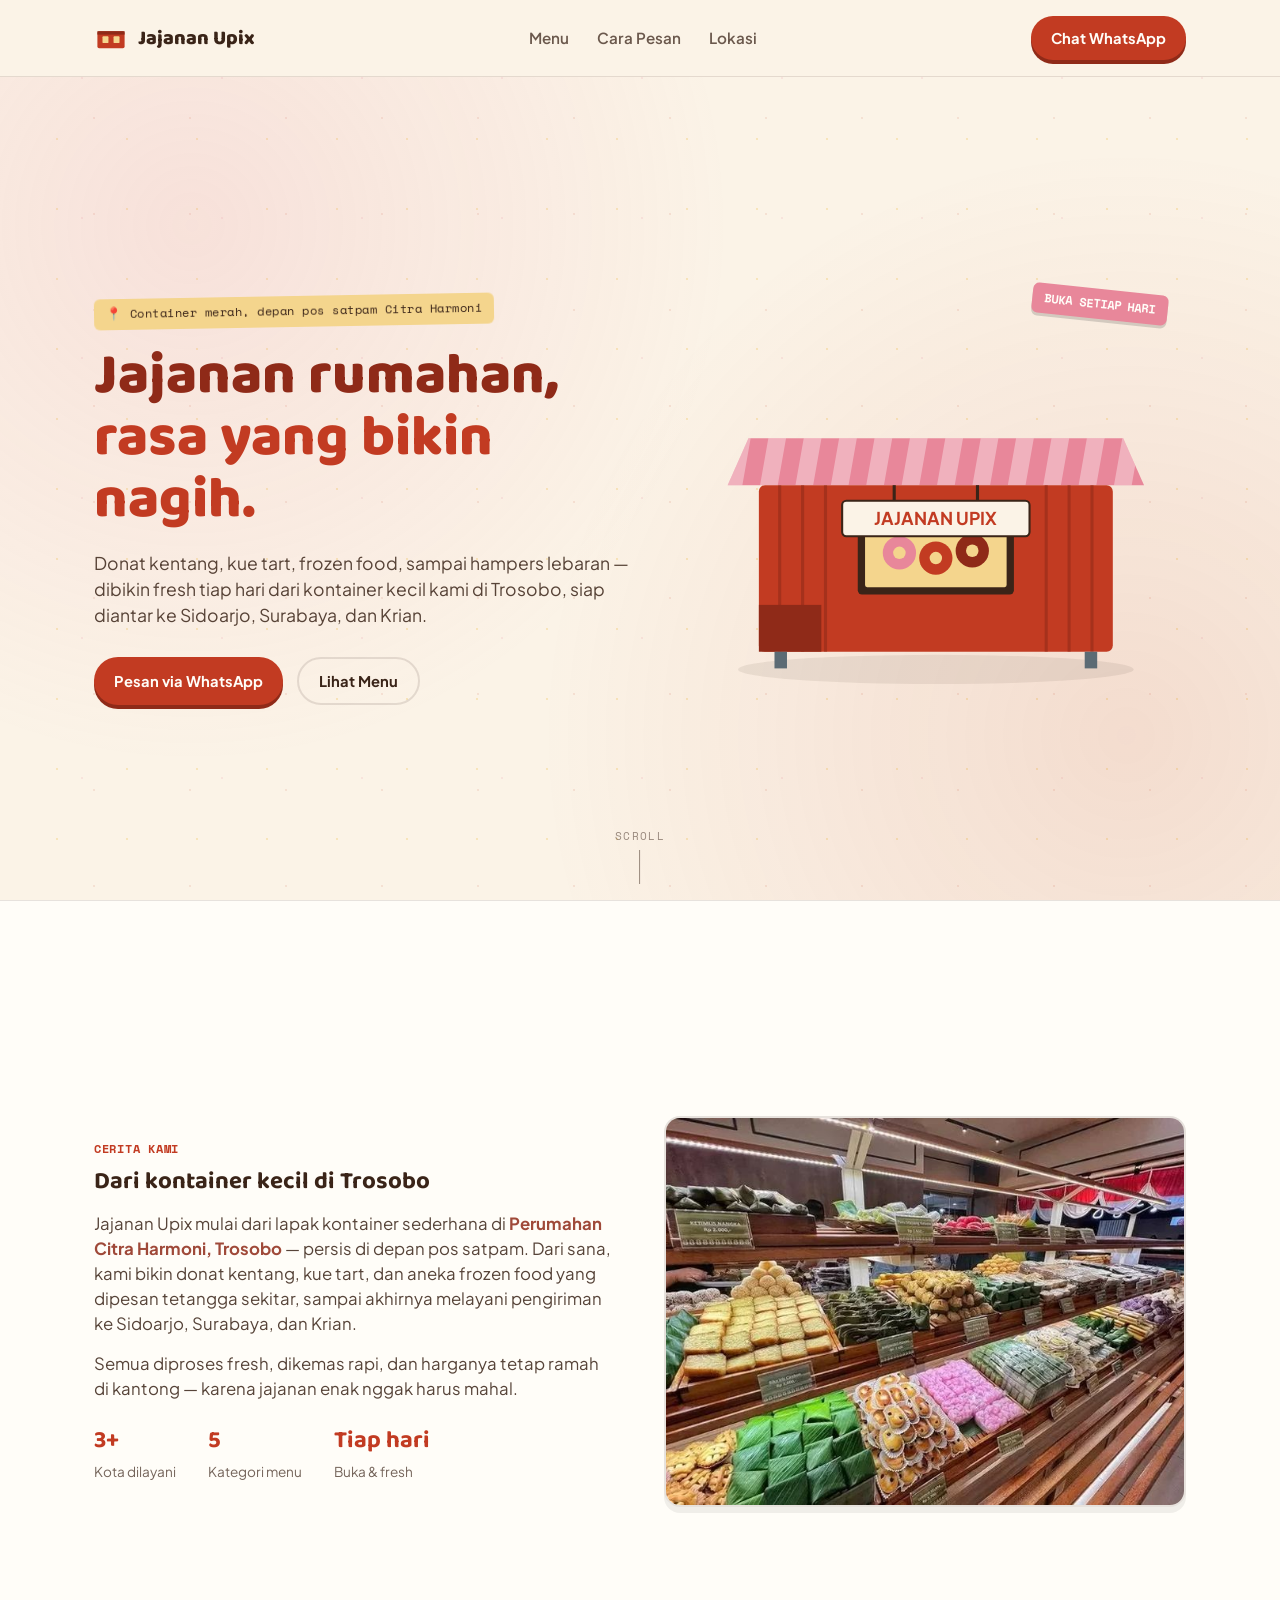
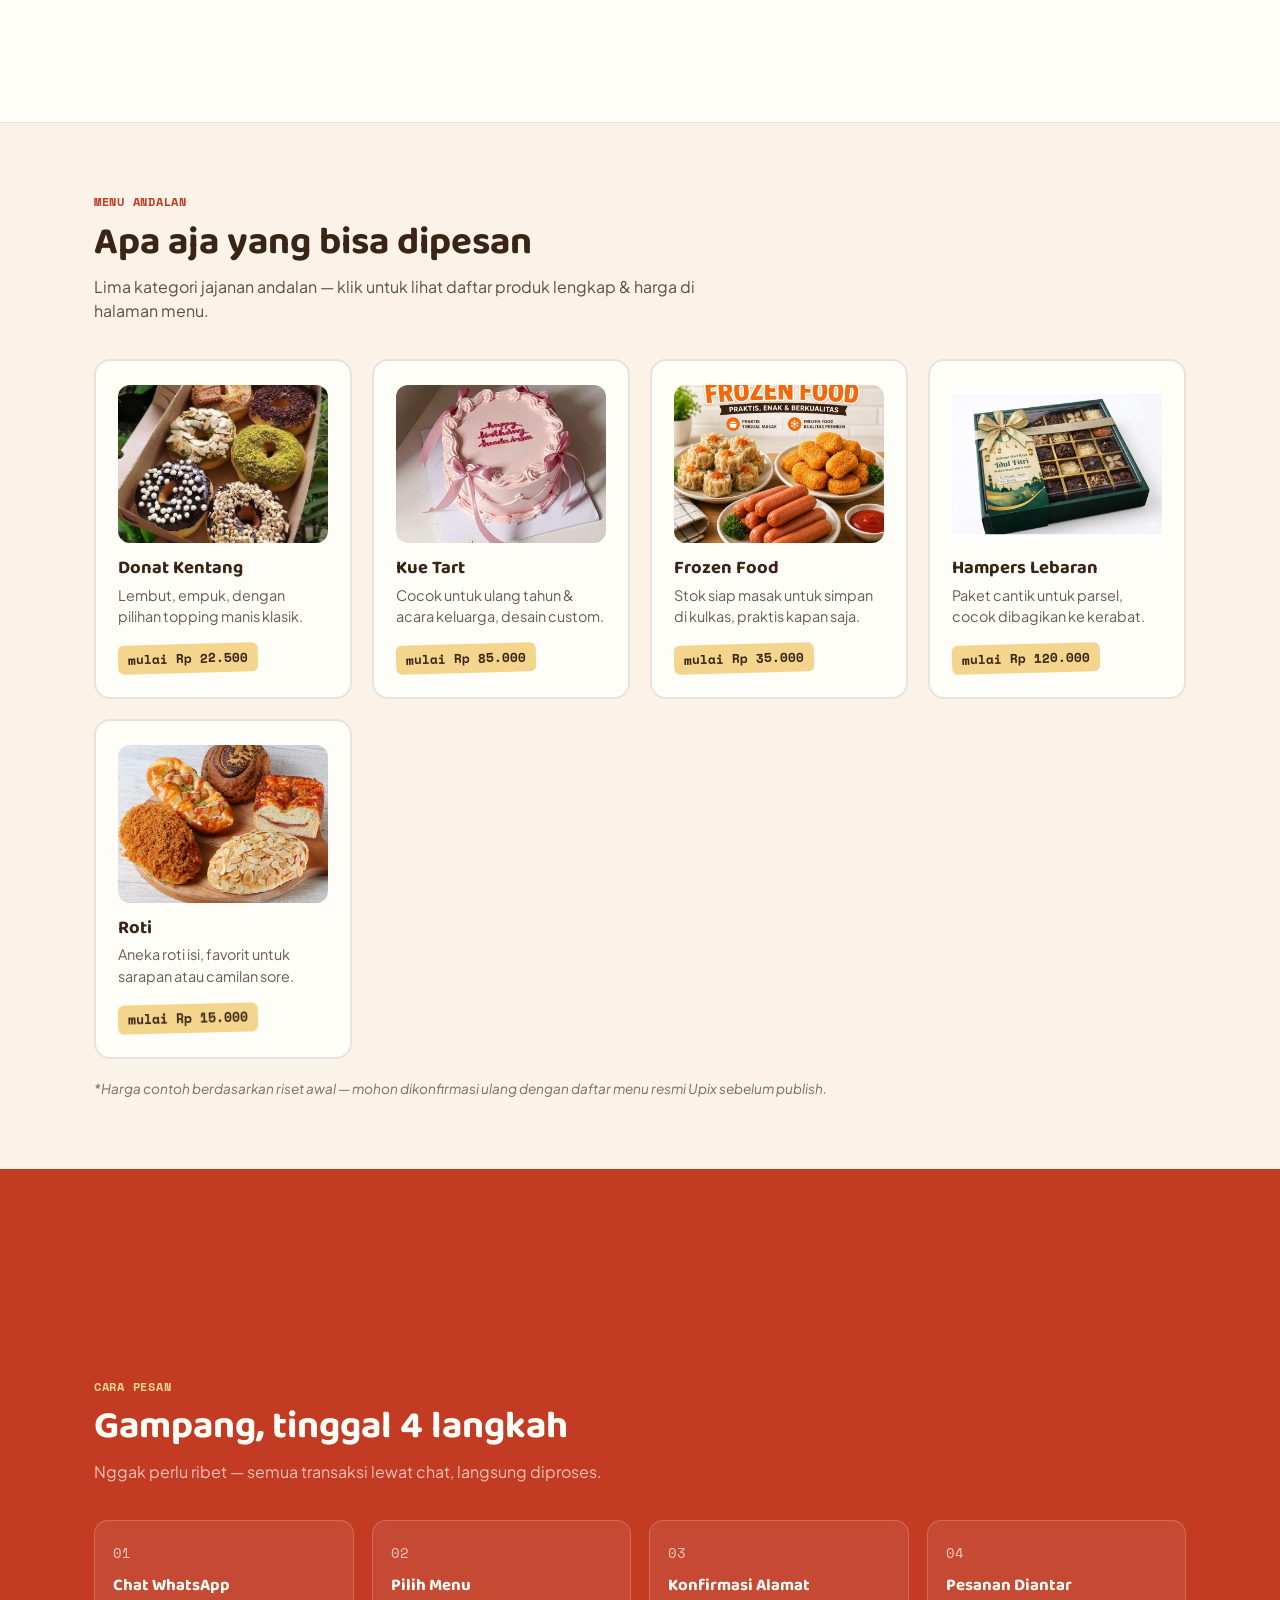
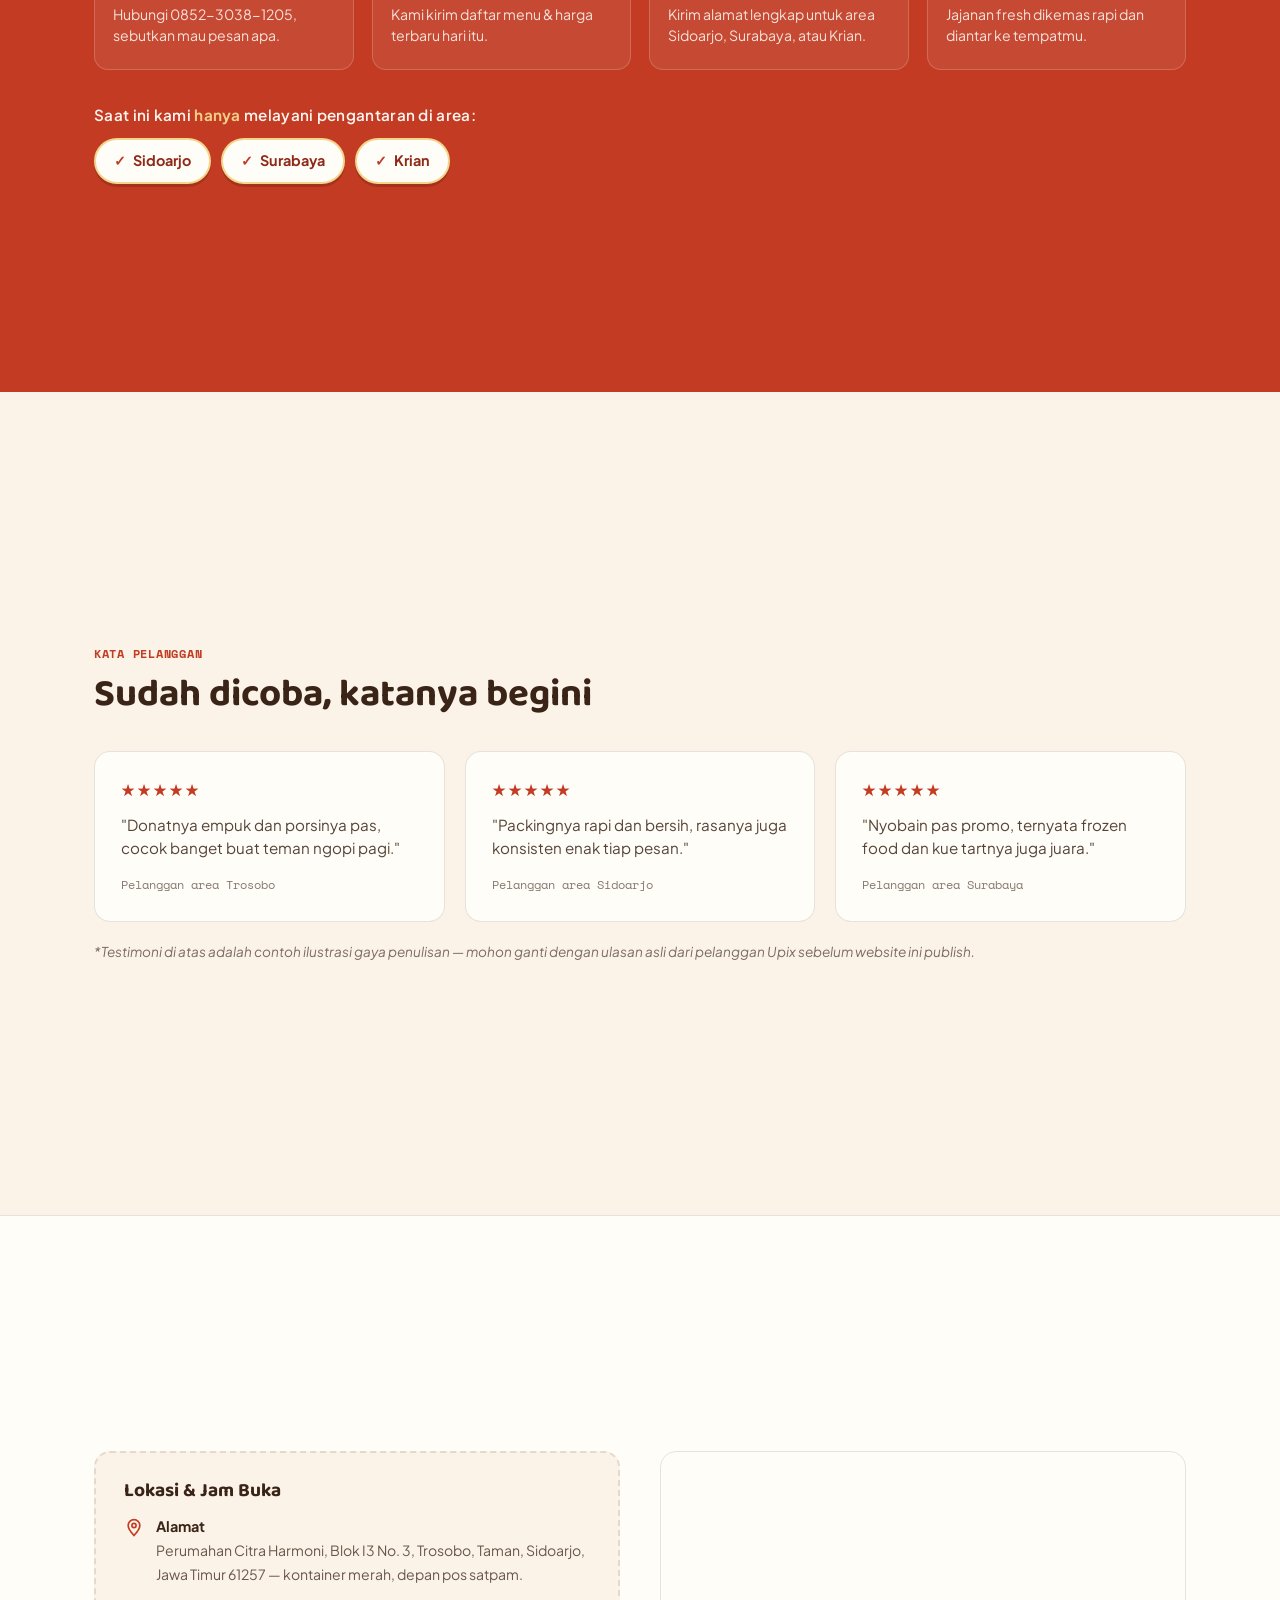
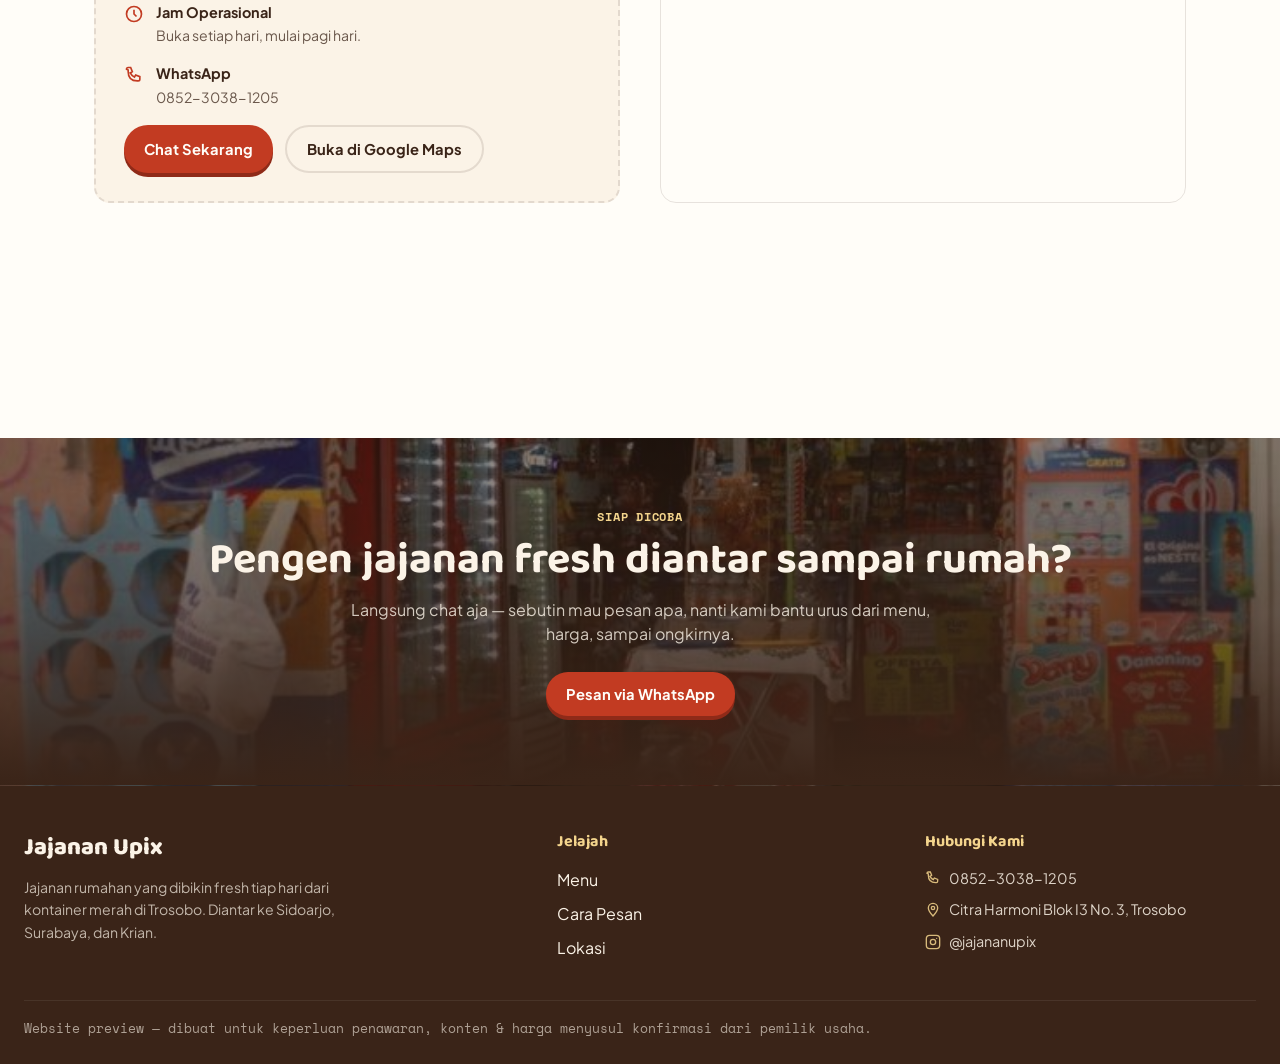
<file: index.html>
﻿<!DOCTYPE html>
<html lang="id">
<head>
<meta charset="UTF-8">
<meta name="viewport" content="width=device-width, initial-scale=1.0">
<title>Jajanan Upix — Jajanan Rumahan, Diantar ke Rumahmu</title>
<meta name="description" content="Donat kentang, kue tart, frozen food, roti, dan hampers lebaran rumahan dari kontainer kecil di Trosobo, Sidoarjo. Pesan lewat WhatsApp, diantar ke Sidoarjo, Surabaya, dan Krian.">
<link rel="icon" type="image/svg+xml" href="data:image/svg+xml,%3Csvg xmlns='http://www.w3.org/2000/svg' viewBox='0 0 40 40'%3E%3Crect x='4' y='12' width='32' height='20' rx='2' fill='%23C23B22'/%3E%3Crect x='4' y='12' width='32' height='4' fill='%238F2A18'/%3E%3Crect x='10' y='18' width='7' height='8' rx='1' fill='%23F4D58D'/%3E%3Crect x='23' y='18' width='7' height='8' rx='1' fill='%23F4D58D'/%3E%3C/svg%3E">
<!-- TODO: ganti og:image dengan URL foto/logo asli setelah website ini di-hosting -->
<meta property="og:type" content="website">
<meta property="og:locale" content="id_ID">
<meta property="og:title" content="Jajanan Upix — Jajanan Rumahan, Diantar ke Rumahmu">
<meta property="og:description" content="Donat kentang, kue tart, frozen food, roti, dan hampers lebaran. Pesan lewat WhatsApp, diantar ke Sidoarjo, Surabaya, dan Krian.">
<meta name="twitter:card" content="summary">
<!-- TODO: ganti semua URL "jajananupix.com" dengan domain asli setelah website di-hosting -->
<meta name="robots" content="index, follow">
<meta name="theme-color" content="#C23B22">
<link rel="canonical" href="https://jajananupix.com/">
<meta property="og:url" content="https://jajananupix.com/">
<meta property="og:site_name" content="Jajanan Upix">
<!-- TODO: ganti og:image dengan URL foto/logo asli (ideal 1200x630 px) setelah di-hosting -->
<meta property="og:image" content="https://jajananupix.com/og-image.png">
<meta property="og:image:width" content="1200">
<meta property="og:image:height" content="630">
<meta property="og:image:alt" content="Jajanan Upix — donat kentang, kue tart, dan jajanan rumahan dari Trosobo, Sidoarjo">
<meta name="twitter:card" content="summary_large_image">
<meta name="twitter:title" content="Jajanan Upix — Jajanan Rumahan, Diantar ke Rumahmu">
<meta name="twitter:description" content="Donat kentang, kue tart, frozen food, roti, dan hampers lebaran rumahan dari Trosobo, Sidoarjo.">
<link rel="preconnect" href="https://fonts.googleapis.com">
<link rel="preconnect" href="https://fonts.gstatic.com" crossorigin>
<link href="https://fonts.googleapis.com/css2?family=Baloo+2:wght@500;600;700;800&family=Plus+Jakarta+Sans:wght@400;500;600;700;800&family=Space+Mono:wght@400;700&display=swap" rel="stylesheet">
<link rel="stylesheet" href="styles.css">
<!-- Structured data untuk SEO lokal (rich result di Google) -->
<!-- TODO: cek & sesuaikan jam buka serta ganti domain "jajananupix.com" sebelum publish -->
<script type="application/ld+json">
{
  "@context": "https://schema.org",
  "@type": "Bakery",
  "name": "Jajanan Upix",
  "description": "Jajanan rumahan — donat kentang, kue tart, frozen food, roti, dan hampers lebaran. Dibuat fresh setiap hari dan diantar ke Sidoarjo, Surabaya, dan Krian.",
  "url": "https://jajananupix.com/",
  "image": "https://jajananupix.com/og-image.png",
  "telephone": "+6285230381205",
  "priceRange": "Rp15.000 - Rp120.000",
  "servesCuisine": "Jajanan Rumahan, Donat Kentang, Kue Tart, Roti",
  "currenciesAccepted": "IDR",
  "address": {
    "@type": "PostalAddress",
    "streetAddress": "Perumahan Citra Harmoni, Blok I3 No. 3, Trosobo",
    "addressLocality": "Taman",
    "addressRegion": "Sidoarjo",
    "postalCode": "61257",
    "addressCountry": "ID"
  },
  "geo": {
    "@type": "GeoCoordinates",
    "latitude": -7.3746762,
    "longitude": 112.6342074
  },
  "openingHoursSpecification": {
    "@type": "OpeningHoursSpecification",
    "dayOfWeek": ["Monday","Tuesday","Wednesday","Thursday","Friday","Saturday","Sunday"],
    "opens": "06:00",
    "closes": "21:00"
  },
  "areaServed": ["Sidoarjo", "Surabaya", "Krian"],
  "sameAs": ["https://instagram.com/jajananupix"]
}
</script>
</head>
<body>

<header>
  <div class="wrap nav">
    <div class="brand">
      <svg class="brand-mark" viewBox="0 0 40 40" fill="none">
        <rect x="4" y="12" width="32" height="20" rx="2" fill="#C23B22"/>
        <rect x="4" y="12" width="32" height="4" fill="#8F2A18"/>
        <rect x="10" y="18" width="7" height="8" rx="1" fill="#F4D58D"/>
        <rect x="23" y="18" width="7" height="8" rx="1" fill="#F4D58D"/>
      </svg>
      Jajanan Upix
    </div>
    <nav class="nav-links">
      <a href="menu.html">Menu</a>
      <a href="#cara-pesan">Cara Pesan</a>
      <a href="#lokasi">Lokasi</a>
    </nav>
    <div class="nav-actions">
      <a class="btn" href="https://wa.me/6285230381205?text=Halo%20Jajanan%20Upix!%20Saya%20mau%20tanya%20menu%20dan%20cara%20pesan%20ya" target="_blank" rel="noopener">Chat WhatsApp</a>
      <button class="hamburger" id="hamburgerBtn" aria-label="Buka menu navigasi" aria-expanded="false" aria-controls="mobileMenu">
        <span></span><span></span><span></span>
      </button>
    </div>
  </div>
  <nav class="mobile-menu" id="mobileMenu">
    <a href="menu.html">Menu</a>
    <a href="#cara-pesan">Cara Pesan</a>
    <a href="#lokasi">Lokasi</a>
  </nav>
</header>

<section class="hero">
  <div class="wrap hero-grid">
    <div class="reveal in">
      <span class="eyebrow">📍 Container merah, depan pos satpam Citra Harmoni</span>
      <h1>Jajanan rumahan,<br><span>rasa yang bikin nagih.</span></h1>
      <p class="lead">Donat kentang, kue tart, frozen food, sampai hampers lebaran — dibikin fresh tiap hari dari kontainer kecil kami di Trosobo, siap diantar ke Sidoarjo, Surabaya, dan Krian.</p>
      <div class="hero-ctas">
        <a class="btn" href="https://wa.me/6285230381205?text=Halo%20Jajanan%20Upix!%20Saya%20mau%20tanya%20menu%20dan%20cara%20pesan%20ya" target="_blank" rel="noopener">Pesan via WhatsApp</a>
        <a class="btn btn-ghost" href="menu.html">Lihat Menu</a>
      </div>
    </div>

    <div class="hero-art reveal in">
      <div class="flag">BUKA SETIAP HARI</div>
      <svg viewBox="0 0 480 380" xmlns="http://www.w3.org/2000/svg">
        <!-- ground shadow -->
        <ellipse cx="240" cy="352" rx="190" ry="14" fill="rgba(58,36,24,0.08)"/>
        <!-- awning -->
        <g class="awning">
          <path d="M60 130 L420 130 L440 175 L40 175 Z" fill="#E8879A"/>
          <path d="M60 130 L420 130 L440 175 L40 175 Z" fill="url(#stripes)" opacity="0.35"/>
          <defs>
            <pattern id="stripes" width="34" height="46" patternUnits="userSpaceOnUse" patternTransform="skewX(-10)">
              <rect width="17" height="46" fill="#FFFFFF"/>
            </pattern>
          </defs>
        </g>
        <!-- container body -->
        <rect x="70" y="175" width="340" height="160" rx="6" fill="#C23B22"/>
        <!-- corrugation lines -->
        <g stroke="#8F2A18" stroke-width="3" opacity="0.55">
          <line x1="90" y1="175" x2="90" y2="335"/>
          <line x1="112" y1="175" x2="112" y2="335"/>
          <line x1="134" y1="175" x2="134" y2="335"/>
          <line x1="346" y1="175" x2="346" y2="335"/>
          <line x1="368" y1="175" x2="368" y2="335"/>
          <line x1="390" y1="175" x2="390" y2="335"/>
        </g>
        <!-- serving window -->
        <rect x="165" y="200" width="150" height="80" rx="4" fill="#3A2418"/>
        <rect x="172" y="207" width="136" height="66" rx="2" fill="#F4D58D"/>
        <!-- donuts on display -->
        <circle cx="205" cy="240" r="16" fill="#E8879A"/>
        <circle cx="205" cy="240" r="6" fill="#F4D58D"/>
        <circle cx="240" cy="245" r="16" fill="#C23B22"/>
        <circle cx="240" cy="245" r="6" fill="#F4D58D"/>
        <circle cx="275" cy="238" r="16" fill="#8F2A18"/>
        <circle cx="275" cy="238" r="6" fill="#F4D58D"/>
        <!-- hanging sign -->
        <line x1="200" y1="175" x2="200" y2="192" stroke="#3A2418" stroke-width="3"/>
        <line x1="280" y1="175" x2="280" y2="192" stroke="#3A2418" stroke-width="3"/>
        <rect x="150" y="190" width="180" height="34" rx="4" fill="#FBF3E7" stroke="#3A2418" stroke-width="2"/>
        <text x="240" y="213" text-anchor="middle" font-family="Baloo 2, sans-serif" font-weight="700" font-size="17" fill="#C23B22">JAJANAN UPIX</text>
        <!-- door/side panel -->
        <rect x="70" y="290" width="60" height="45" fill="#8F2A18"/>
        <!-- steel legs -->
        <rect x="85" y="335" width="12" height="16" fill="#5C6B74"/>
        <rect x="383" y="335" width="12" height="16" fill="#5C6B74"/>
      </svg>
    </div>
  </div>
  <div class="scroll-hint">Scroll</div>
</section>

<section class="section about">
  <div class="wrap about-grid">
    <div class="reveal">
      <span class="kicker">Cerita Kami</span>
      <h2 style="margin-bottom:16px;">Dari kontainer kecil di Trosobo</h2>
      <p>Jajanan Upix mulai dari lapak kontainer sederhana di <strong>Perumahan Citra Harmoni, Trosobo</strong> — persis di depan pos satpam. Dari sana, kami bikin donat kentang, kue tart, dan aneka frozen food yang dipesan tetangga sekitar, sampai akhirnya melayani pengiriman ke Sidoarjo, Surabaya, dan Krian.</p>
      <p>Semua diproses fresh, dikemas rapi, dan harganya tetap ramah di kantong — karena jajanan enak nggak harus mahal.</p>
      <div class="stat-row">
        <div class="stat"><b>3+</b><span>Kota dilayani</span></div>
        <div class="stat"><b>5</b><span>Kategori menu</span></div>
        <div class="stat"><b>Tiap hari</b><span>Buka & fresh</span></div>
      </div>
    </div>
    <div class="reveal">
      <img class="about-img" src="images/logo/foto1.webp" alt="Lapak Jajanan Upix di Trosobo" loading="lazy">
    </div>
  </div>
</section>

<section class="section" id="menu">
  <div class="wrap">
    <div class="section-head reveal">
      <span class="kicker">Menu Andalan</span>
      <h2>Apa aja yang bisa dipesan</h2>
      <p>Lima kategori jajanan andalan — klik untuk lihat daftar produk lengkap & harga di halaman menu.</p>
    </div>
    <div class="menu-grid">

      <a class="menu-card reveal" href="menu.html#donat">
        <img class="icon" src="images/kategori/donat.webp" alt="Donat Kentang" loading="lazy">
        <h3>Donat Kentang</h3>
        <p>Lembut, empuk, dengan pilihan topping manis klasik.</p>
        <span class="price-tag">mulai Rp 22.500</span>
      </a>

      <a class="menu-card reveal" href="menu.html#tart">
        <img class="icon" src="images/kategori/tart.webp" alt="Kue Tart" loading="lazy">
        <h3>Kue Tart</h3>
        <p>Cocok untuk ulang tahun & acara keluarga, desain custom.</p>
        <span class="price-tag">mulai Rp 85.000</span>
      </a>

      <a class="menu-card reveal" href="menu.html#frozen">
        <img class="icon" src="images/kategori/frozen.webp" alt="Frozen Food" loading="lazy">
        <h3>Frozen Food</h3>
        <p>Stok siap masak untuk simpan di kulkas, praktis kapan saja.</p>
        <span class="price-tag">mulai Rp 35.000</span>
      </a>

      <a class="menu-card reveal" href="menu.html#hampers">
        <img class="icon" src="images/kategori/hampers.webp" alt="Hampers Lebaran" loading="lazy">
        <h3>Hampers Lebaran</h3>
        <p>Paket cantik untuk parsel, cocok dibagikan ke kerabat.</p>
        <span class="price-tag">mulai Rp 120.000</span>
      </a>

      <a class="menu-card reveal" href="menu.html#roti">
        <img class="icon" src="images/kategori/roti.webp" alt="Roti" loading="lazy">
        <h3>Roti</h3>
        <p>Aneka roti isi, favorit untuk sarapan atau camilan sore.</p>
        <span class="price-tag">mulai Rp 15.000</span>
      </a>

    </div>
    <p class="disclaimer-note">*Harga contoh berdasarkan riset awal — mohon dikonfirmasi ulang dengan daftar menu resmi Upix sebelum publish.</p>
  </div>
</section>

<section class="section order" id="cara-pesan">
  <div class="wrap">
    <div class="section-head reveal">
      <span class="kicker">Cara Pesan</span>
      <h2>Gampang, tinggal 4 langkah</h2>
      <p>Nggak perlu ribet — semua transaksi lewat chat, langsung diproses.</p>
    </div>
    <div class="steps">
      <div class="step reveal"><div class="num">01</div><h4>Chat WhatsApp</h4><p>Hubungi 0852-3038-1205, sebutkan mau pesan apa.</p></div>
      <div class="step reveal"><div class="num">02</div><h4>Pilih Menu</h4><p>Kami kirim daftar menu & harga terbaru hari itu.</p></div>
      <div class="step reveal"><div class="num">03</div><h4>Konfirmasi Alamat</h4><p>Kirim alamat lengkap untuk area Sidoarjo, Surabaya, atau Krian.</p></div>
      <div class="step reveal"><div class="num">04</div><h4>Pesanan Diantar</h4><p>Jajanan fresh dikemas rapi dan diantar ke tempatmu.</p></div>
    </div>
    <div class="area-pills reveal">
      <p class="area-label">Saat ini kami <strong>hanya</strong> melayani pengantaran di area:</p>
      <div class="pill-list">
        <span class="pill">Sidoarjo</span>
        <span class="pill">Surabaya</span>
        <span class="pill">Krian</span>
      </div>
    </div>
  </div>
</section>

<section class="section">
  <div class="wrap">
    <div class="section-head reveal">
      <span class="kicker">Kata Pelanggan</span>
      <h2>Sudah dicoba, katanya begini</h2>
    </div>
    <div class="testi-grid">
      <div class="testi reveal">
        <div class="stars">★★★★★</div>
        <p>"Donatnya empuk dan porsinya pas, cocok banget buat teman ngopi pagi."</p>
        <div class="who">Pelanggan area Trosobo</div>
      </div>
      <div class="testi reveal">
        <div class="stars">★★★★★</div>
        <p>"Packingnya rapi dan bersih, rasanya juga konsisten enak tiap pesan."</p>
        <div class="who">Pelanggan area Sidoarjo</div>
      </div>
      <div class="testi reveal">
        <div class="stars">★★★★★</div>
        <p>"Nyobain pas promo, ternyata frozen food dan kue tartnya juga juara."</p>
        <div class="who">Pelanggan area Surabaya</div>
      </div>
    </div>
    <p class="disclaimer-note">*Testimoni di atas adalah contoh ilustrasi gaya penulisan — mohon ganti dengan ulasan asli dari pelanggan Upix sebelum website ini publish.</p>
  </div>
</section>

<section class="section loc" id="lokasi">
  <div class="wrap loc-grid">
    <div class="loc-card reveal">
      <h3>Lokasi & Jam Buka</h3>
      <div class="loc-row">
        <svg class="ic" viewBox="0 0 24 24" fill="none" stroke="currentColor" stroke-width="2"><path d="M12 21s7-7.5 7-12a7 7 0 10-14 0c0 4.5 7 12 7 12z"/><circle cx="12" cy="9" r="2.5"/></svg>
        <div><b>Alamat</b><span>Perumahan Citra Harmoni, Blok I3 No. 3, Trosobo, Taman, Sidoarjo, Jawa Timur 61257 — kontainer merah, depan pos satpam.</span></div>
      </div>
      <div class="loc-row">
        <svg class="ic" viewBox="0 0 24 24" fill="none" stroke="currentColor" stroke-width="2"><circle cx="12" cy="12" r="9"/><path d="M12 7v5l3 3"/></svg>
        <div><b>Jam Operasional</b><span>Buka setiap hari, mulai pagi hari.</span></div>
      </div>
      <div class="loc-row">
        <svg class="ic" viewBox="0 0 24 24" fill="none" stroke="currentColor" stroke-width="2"><path d="M3 5a2 2 0 012-2h3l2 5-2.5 1.5a11 11 0 005 5L14 12l5 2v3a2 2 0 01-2 2h-1C8.6 19 5 15.4 5 8V6z"/></svg>
        <div><b>WhatsApp</b><span>0852-3038-1205</span></div>
      </div>
      <div style="display:flex; gap:12px; flex-wrap:wrap; margin-top:8px;">
        <a class="btn" href="https://wa.me/6285230381205?text=Halo%20Jajanan%20Upix!%20Saya%20mau%20tanya%20menu%20dan%20cara%20pesan%20ya" target="_blank" rel="noopener">Chat Sekarang</a>
        <a class="btn btn-ghost" href="https://www.google.com/maps/search/?api=1&query=Perumahan+Citra+Harmoni+Blok+I3+No+3+Trosobo+Sidoarjo" target="_blank" rel="noopener">Buka di Google Maps</a>
      </div>
    </div>
    <div class="map-embed reveal">
      <iframe src="https://www.google.com/maps?q=Perumahan+Citra+Harmoni+Blok+I3+No+3+Trosobo+Sidoarjo&output=embed" loading="lazy" referrerpolicy="no-referrer-when-downgrade" title="Peta lokasi Jajanan Upix - Perumahan Citra Harmoni, Trosobo"></iframe>
    </div>
    <!-- NOTE: ganti src iframe di atas dengan kode embed resmi dari Google Maps (Share -> Embed a map) untuk hasil pin yang lebih presisi -->
  </div>
</section>

<section class="cta-band">
  <div class="wrap">
    <span class="kicker">Siap Dicoba</span>
    <h2>Pengen jajanan fresh diantar sampai rumah?</h2>
    <p>Langsung chat aja — sebutin mau pesan apa, nanti kami bantu urus dari menu, harga, sampai ongkirnya.</p>
    <a class="btn" href="https://wa.me/6285230381205?text=Halo%20Jajanan%20Upix!%20Saya%20mau%20tanya%20menu%20dan%20cara%20pesan%20ya" target="_blank" rel="noopener">Pesan via WhatsApp</a>
  </div>
</section>

<footer>
  <div class="wrap">
    <div class="foot-grid">
      <div>
        <div class="foot-brand">Jajanan Upix</div>
        <p class="foot-about">Jajanan rumahan yang dibikin fresh tiap hari dari kontainer merah di Trosobo. Diantar ke Sidoarjo, Surabaya, dan Krian.</p>
      </div>
      <div class="foot-col">
        <h5>Jelajah</h5>
        <a href="menu.html">Menu</a>
        <a href="#cara-pesan">Cara Pesan</a>
        <a href="#lokasi">Lokasi</a>
      </div>
      <div class="foot-col">
        <h5>Hubungi Kami</h5>
        <div class="foot-contact"><svg viewBox="0 0 24 24" fill="none" stroke="currentColor" stroke-width="2"><path d="M3 5a2 2 0 012-2h3l2 5-2.5 1.5a11 11 0 005 5L14 12l5 2v3a2 2 0 01-2 2h-1C8.6 19 5 15.4 5 8V6z"/></svg>0852-3038-1205</div>
        <div class="foot-contact"><svg viewBox="0 0 24 24" fill="none" stroke="currentColor" stroke-width="2"><path d="M12 21s7-7.5 7-12a7 7 0 10-14 0c0 4.5 7 12 7 12z"/><circle cx="12" cy="9" r="2.5"/></svg>Citra Harmoni Blok I3 No. 3, Trosobo</div>
        <a class="foot-contact" href="https://instagram.com/jajananupix" target="_blank" rel="noopener" aria-label="Instagram @jajananupix"><svg viewBox="0 0 24 24" fill="none" stroke="currentColor" stroke-width="2"><rect x="2" y="2" width="20" height="20" rx="5"/><circle cx="12" cy="12" r="4"/><circle cx="17.5" cy="6.5" r="1" fill="currentColor" stroke="none"/></svg>@jajananupix</a>
      </div>
    </div>
    <div class="foot-bottom">Website preview — dibuat untuk keperluan penawaran, konten & harga menyusul konfirmasi dari pemilik usaha.</div>
  </div>
</footer>

<script>
  function setHeaderHeightVar(){
    const header = document.querySelector('header');
    if(header) document.documentElement.style.setProperty('--header-h', header.offsetHeight + 'px');
  }
  setHeaderHeightVar();
  window.addEventListener('resize', setHeaderHeightVar);

  const io = new IntersectionObserver((entries)=>{
    entries.forEach(e=>{ if(e.isIntersecting){ e.target.classList.add('in'); } });
  }, { threshold: 0.15 });
  document.querySelectorAll('.reveal').forEach(el=>io.observe(el));

  const hamburgerBtn = document.getElementById('hamburgerBtn');
  const mobileMenu = document.getElementById('mobileMenu');
  hamburgerBtn.addEventListener('click', ()=>{
    const isOpen = mobileMenu.classList.toggle('open');
    hamburgerBtn.setAttribute('aria-expanded', isOpen ? 'true' : 'false');
  });
  mobileMenu.querySelectorAll('a').forEach(link=>{
    link.addEventListener('click', ()=>{
      mobileMenu.classList.remove('open');
      hamburgerBtn.setAttribute('aria-expanded', 'false');
    });
  });
</script>

</body>
</html>
</file>
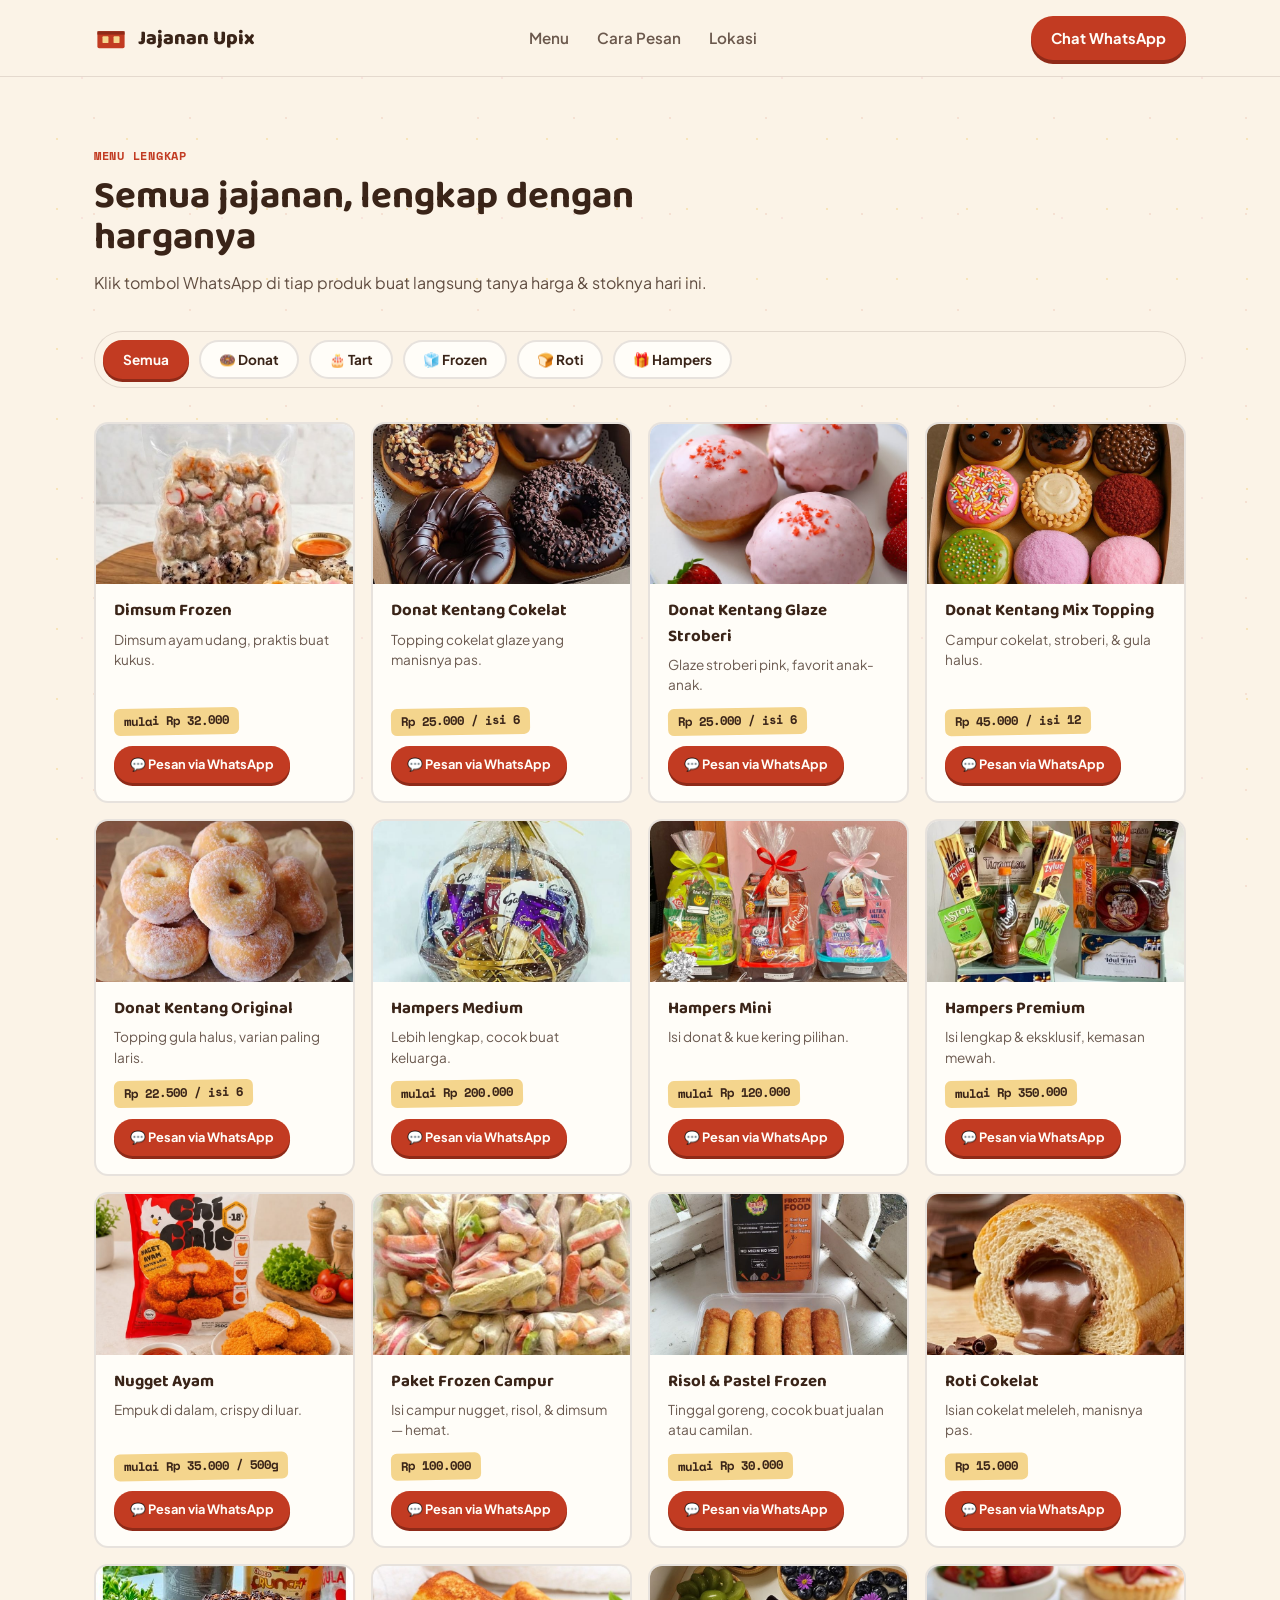
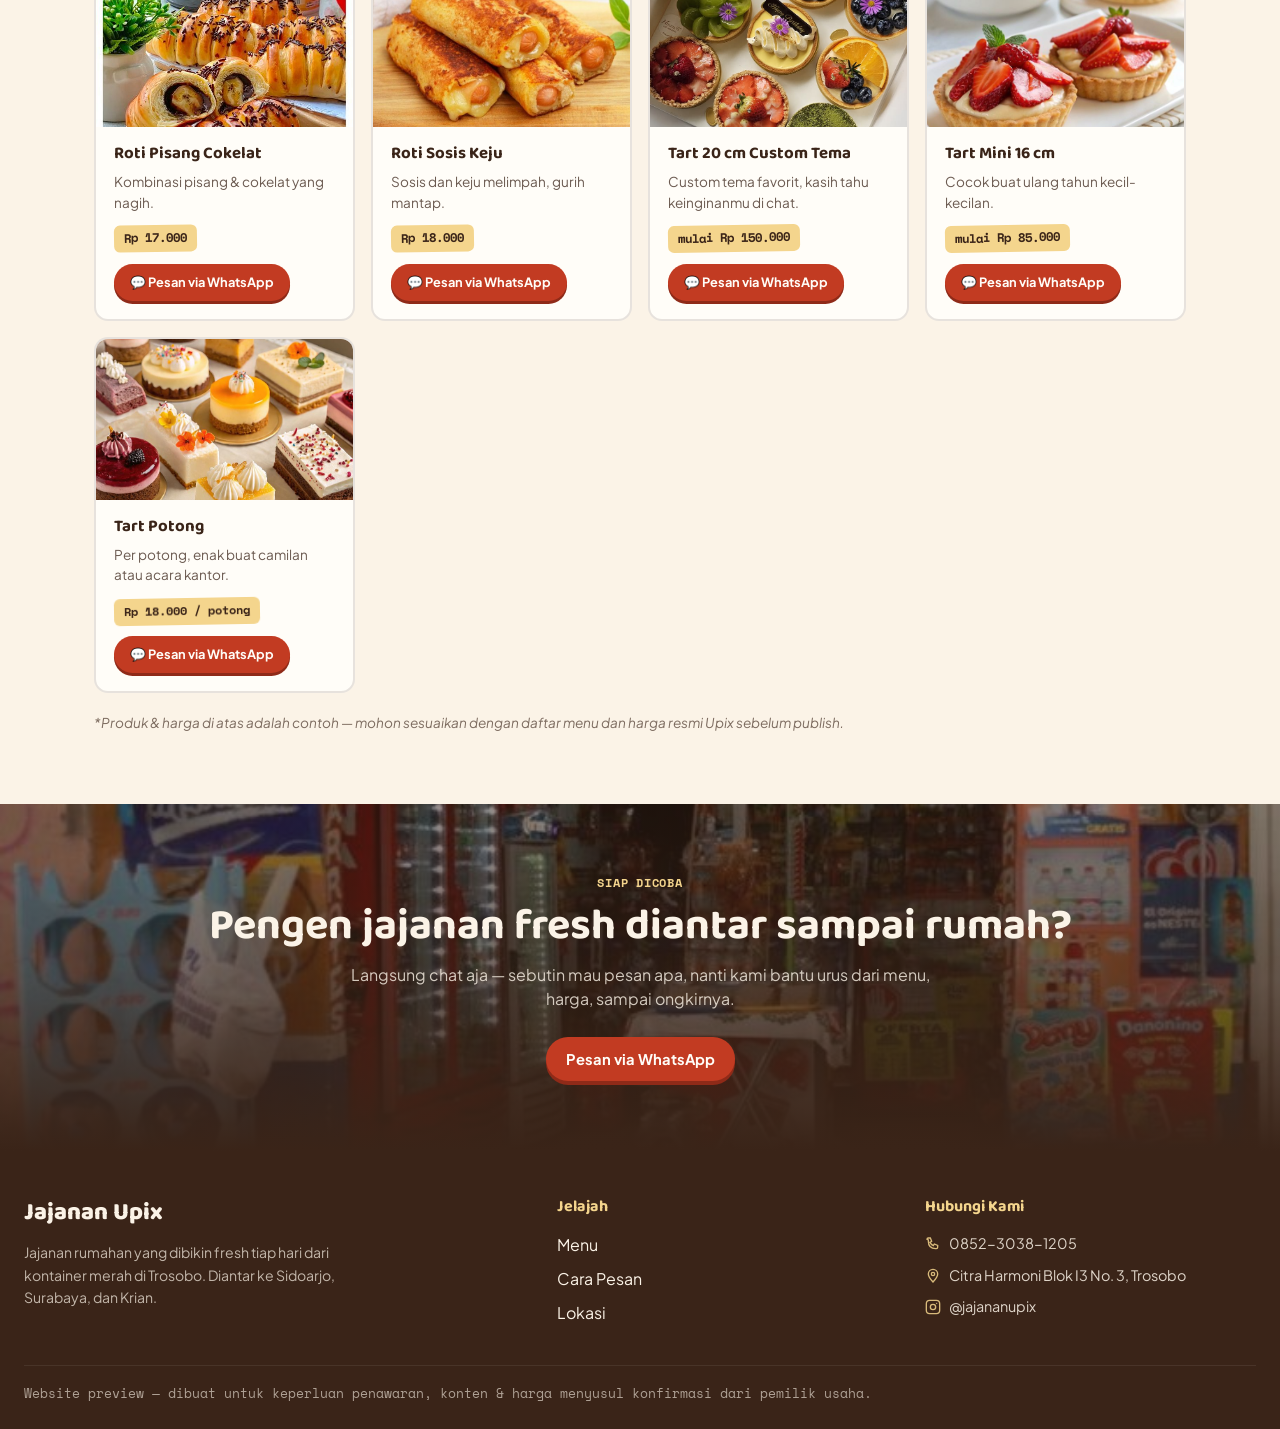
<file: menu.html>
<!DOCTYPE html>
<html lang="id">
<head>
<meta charset="UTF-8">
<meta name="viewport" content="width=device-width, initial-scale=1.0">
<title>Menu Lengkap Jajanan Upix — Lihat Produk & Harga</title>
<meta name="description" content="Daftar menu lengkap Jajanan Upix: donat kentang, kue tart, frozen food, roti, dan hampers lebaran. Pesan langsung lewat WhatsApp, diantar ke Sidoarjo, Surabaya, dan Krian.">
<link rel="icon" type="image/svg+xml" href="data:image/svg+xml,%3Csvg xmlns='http://www.w3.org/2000/svg' viewBox='0 0 40 40'%3E%3Crect x='4' y='12' width='32' height='20' rx='2' fill='%23C23B22'/%3E%3Crect x='4' y='12' width='32' height='4' fill='%238F2A18'/%3E%3Crect x='10' y='18' width='7' height='8' rx='1' fill='%23F4D58D'/%3E%3Crect x='23' y='18' width='7' height='8' rx='1' fill='%23F4D58D'/%3E%3C/svg%3E">
<!-- TODO: ganti og:image dengan URL foto/logo asli setelah website ini di-hosting -->
<meta property="og:type" content="website">
<meta property="og:locale" content="id_ID">
<meta property="og:title" content="Menu Lengkap Jajanan Upix — Lihat Produk & Harga">
<meta property="og:description" content="Donat kentang, kue tart, frozen food, roti, dan hampers lebaran dengan harga. Pesan langsung via WhatsApp.">
<meta name="twitter:card" content="summary">
<!-- TODO: ganti semua URL "jajananupix.com" dengan domain asli setelah website di-hosting -->
<meta name="robots" content="index, follow">
<meta name="theme-color" content="#C23B22">
<link rel="canonical" href="https://jajananupix.com/menu.html">
<meta property="og:url" content="https://jajananupix.com/menu.html">
<meta property="og:site_name" content="Jajanan Upix">
<meta property="og:image" content="https://jajananupix.com/og-image.png">
<meta property="og:image:width" content="1200">
<meta property="og:image:height" content="630">
<meta property="og:image:alt" content="Jajanan Upix — donat kentang, kue tart, dan jajanan rumahan dari Trosobo, Sidoarjo">
<link rel="preconnect" href="https://fonts.googleapis.com">
<link rel="preconnect" href="https://fonts.gstatic.com" crossorigin>
<link href="https://fonts.googleapis.com/css2?family=Baloo+2:wght@500;600;700;800&family=Plus+Jakarta+Sans:wght@400;500;600;700;800&family=Space+Mono:wght@400;700&display=swap" rel="stylesheet">
<link rel="stylesheet" href="styles.css">
</head>
<body>

<header>
  <div class="wrap nav">
    <a class="brand" href="index.html">
      <svg class="brand-mark" viewBox="0 0 40 40" fill="none">
        <rect x="4" y="12" width="32" height="20" rx="2" fill="#C23B22"/>
        <rect x="4" y="12" width="32" height="4" fill="#8F2A18"/>
        <rect x="10" y="18" width="7" height="8" rx="1" fill="#F4D58D"/>
        <rect x="23" y="18" width="7" height="8" rx="1" fill="#F4D58D"/>
      </svg>
      Jajanan Upix
    </a>
    <nav class="nav-links">
      <a href="menu.html">Menu</a>
      <a href="index.html#cara-pesan">Cara Pesan</a>
      <a href="index.html#lokasi">Lokasi</a>
    </nav>
    <div class="nav-actions">
      <a class="btn" href="https://wa.me/6285230381205?text=Halo%20Jajanan%20Upix!%20Saya%20mau%20tanya%20menu%20dan%20cara%20pesan%20ya" target="_blank" rel="noopener">Chat WhatsApp</a>
      <button class="hamburger" id="hamburgerBtn" aria-label="Buka menu navigasi" aria-expanded="false" aria-controls="mobileMenu">
        <span></span><span></span><span></span>
      </button>
    </div>
  </div>
  <nav class="mobile-menu" id="mobileMenu">
    <a href="menu.html">Menu</a>
    <a href="index.html#cara-pesan">Cara Pesan</a>
    <a href="index.html#lokasi">Lokasi</a>
  </nav>
</header>

<section class="section">
  <div class="wrap">
    <div class="section-head reveal in">
      <span class="kicker">Menu Lengkap</span>
      <h2>Semua jajanan, lengkap dengan harganya</h2>
      <p>Klik tombol WhatsApp di tiap produk buat langsung tanya harga & stoknya hari ini.</p>
    </div>

    <div class="filter-bar" role="group" aria-label="Filter kategori menu">
      <button class="filter-btn active" data-filter="all">Semua</button>
      <button class="filter-btn" data-filter="donat">🍩 Donat</button>
      <button class="filter-btn" data-filter="tart">🎂 Tart</button>
      <button class="filter-btn" data-filter="frozen">🧊 Frozen</button>
      <button class="filter-btn" data-filter="roti">🍞 Roti</button>
      <button class="filter-btn" data-filter="hampers">🎁 Hampers</button>
    </div>

    <div class="prod-grid" id="menuGrid">
      <div class="prod-card" data-cat="donat">
        <div class="prod-img-wrap"><img class="prod-img" src="images/menu/donat-kentang.webp" alt="Donat Kentang Original" loading="lazy"></div>
        <div class="prod-top"><h4>Donat Kentang Original</h4></div>
        <p class="prod-desc">Topping gula halus, varian paling laris.</p>
        <span class="prod-price">Rp 22.500 / isi 6</span>
        <a class="btn-wa" href="https://wa.me/6285230381205?text=Halo%20Jajanan%20Upix!%20Saya%20mau%20pesan%20Donat%20Kentang%20Original%20(isi%206).%20Berapa%20harga%20dan%20stoknya%20hari%20ini?" target="_blank" rel="noopener">💬 Pesan via WhatsApp</a>
      </div>
      <div class="prod-card" data-cat="donat">
        <div class="prod-img-wrap"><img class="prod-img" src="images/menu/donat-coklat.webp" alt="Donat Kentang Cokelat" loading="lazy"></div>
        <div class="prod-top"><h4>Donat Kentang Cokelat</h4></div>
        <p class="prod-desc">Topping cokelat glaze yang manisnya pas.</p>
        <span class="prod-price">Rp 25.000 / isi 6</span>
        <a class="btn-wa" href="https://wa.me/6285230381205?text=Halo%20Jajanan%20Upix!%20Saya%20mau%20pesan%20Donat%20Kentang%20Cokelat%20(isi%206).%20Berapa%20harga%20dan%20stoknya%20hari%20ini?" target="_blank" rel="noopener">💬 Pesan via WhatsApp</a>
      </div>
      <div class="prod-card" data-cat="donat">
        <div class="prod-img-wrap"><img class="prod-img" src="images/menu/donat-strawberry.webp" alt="Donat Kentang Glaze Stroberi" loading="lazy"></div>
        <div class="prod-top"><h4>Donat Kentang Glaze Stroberi</h4></div>
        <p class="prod-desc">Glaze stroberi pink, favorit anak-anak.</p>
        <span class="prod-price">Rp 25.000 / isi 6</span>
        <a class="btn-wa" href="https://wa.me/6285230381205?text=Halo%20Jajanan%20Upix!%20Saya%20mau%20pesan%20Donat%20Kentang%20Glaze%20Stroberi%20(isi%206).%20Berapa%20harga%20dan%20stoknya%20hari%20ini?" target="_blank" rel="noopener">💬 Pesan via WhatsApp</a>
      </div>
      <div class="prod-card" data-cat="donat">
        <div class="prod-img-wrap"><img class="prod-img" src="images/menu/donat-mix.webp" alt="Donat Kentang Mix Topping" loading="lazy"></div>
        <div class="prod-top"><h4>Donat Kentang Mix Topping</h4></div>
        <p class="prod-desc">Campur cokelat, stroberi, & gula halus.</p>
        <span class="prod-price">Rp 45.000 / isi 12</span>
        <a class="btn-wa" href="https://wa.me/6285230381205?text=Halo%20Jajanan%20Upix!%20Saya%20mau%20pesan%20Donat%20Kentang%20Mix%20Topping%20(isi%2012).%20Berapa%20harga%20dan%20stoknya%20hari%20ini?" target="_blank" rel="noopener">💬 Pesan via WhatsApp</a>
      </div>
      <div class="prod-card" data-cat="tart">
        <div class="prod-img-wrap"><img class="prod-img" src="images/menu/tart-mini.webp" alt="Tart Mini 16 cm" loading="lazy"></div>
        <div class="prod-top"><h4>Tart Mini 16 cm</h4></div>
        <p class="prod-desc">Cocok buat ulang tahun kecil-kecilan.</p>
        <span class="prod-price">mulai Rp 85.000</span>
        <a class="btn-wa" href="https://wa.me/6285230381205?text=Halo%20Jajanan%20Upix!%20Saya%20mau%20pesan%20Kue%20Tart%20Mini%2016%20cm.%20Berapa%20harga%20dan%20stoknya%20hari%20ini?" target="_blank" rel="noopener">💬 Pesan via WhatsApp</a>
      </div>
      <div class="prod-card" data-cat="tart">
        <div class="prod-img-wrap"><img class="prod-img" src="images/menu/tart-custom.webp" alt="Tart 20 cm Custom Tema" loading="lazy"></div>
        <div class="prod-top"><h4>Tart 20 cm Custom Tema</h4></div>
        <p class="prod-desc">Custom tema favorit, kasih tahu keinginanmu di chat.</p>
        <span class="prod-price">mulai Rp 150.000</span>
        <a class="btn-wa" href="https://wa.me/6285230381205?text=Halo%20Jajanan%20Upix!%20Saya%20mau%20pesan%20Kue%20Tart%2020%20cm%20Custom%20Tema.%20Berapa%20harga%20dan%20stoknya%20hari%20ini?" target="_blank" rel="noopener">💬 Pesan via WhatsApp</a>
      </div>
      <div class="prod-card" data-cat="tart">
        <div class="prod-img-wrap"><img class="prod-img" src="images/menu/tart-potong.webp" alt="Tart Potong" loading="lazy"></div>
        <div class="prod-top"><h4>Tart Potong</h4></div>
        <p class="prod-desc">Per potong, enak buat camilan atau acara kantor.</p>
        <span class="prod-price">Rp 18.000 / potong</span>
        <a class="btn-wa" href="https://wa.me/6285230381205?text=Halo%20Jajanan%20Upix!%20Saya%20mau%20pesan%20Kue%20Tart%20Potong.%20Berapa%20harga%20dan%20stoknya%20hari%20ini?" target="_blank" rel="noopener">💬 Pesan via WhatsApp</a>
      </div>
      <div class="prod-card" data-cat="frozen">
        <div class="prod-img-wrap"><img class="prod-img" src="images/menu/nugget.webp" alt="Nugget Ayam" loading="lazy"></div>
        <div class="prod-top"><h4>Nugget Ayam</h4></div>
        <p class="prod-desc">Empuk di dalam, crispy di luar.</p>
        <span class="prod-price">mulai Rp 35.000 / 500g</span>
        <a class="btn-wa" href="https://wa.me/6285230381205?text=Halo%20Jajanan%20Upix!%20Saya%20mau%20pesan%20Nugget%20Ayam%20Frozen%20500g.%20Berapa%20harga%20dan%20stoknya%20hari%20ini?" target="_blank" rel="noopener">💬 Pesan via WhatsApp</a>
      </div>
      <div class="prod-card" data-cat="frozen">
        <div class="prod-img-wrap"><img class="prod-img" src="images/menu/risol.webp" alt="Risol & Pastel Frozen" loading="lazy"></div>
        <div class="prod-top"><h4>Risol & Pastel Frozen</h4></div>
        <p class="prod-desc">Tinggal goreng, cocok buat jualan atau camilan.</p>
        <span class="prod-price">mulai Rp 30.000</span>
        <a class="btn-wa" href="https://wa.me/6285230381205?text=Halo%20Jajanan%20Upix!%20Saya%20mau%20pesan%20Risol%20dan%20Pastel%20Frozen.%20Berapa%20harga%20dan%20stoknya%20hari%20ini?" target="_blank" rel="noopener">💬 Pesan via WhatsApp</a>
      </div>
      <div class="prod-card" data-cat="frozen">
        <div class="prod-img-wrap"><img class="prod-img" src="images/menu/dimsum.webp" alt="Dimsum Frozen" loading="lazy"></div>
        <div class="prod-top"><h4>Dimsum Frozen</h4></div>
        <p class="prod-desc">Dimsum ayam udang, praktis buat kukus.</p>
        <span class="prod-price">mulai Rp 32.000</span>
        <a class="btn-wa" href="https://wa.me/6285230381205?text=Halo%20Jajanan%20Upix!%20Saya%20mau%20pesan%20Dimsum%20Frozen.%20Berapa%20harga%20dan%20stoknya%20hari%20ini?" target="_blank" rel="noopener">💬 Pesan via WhatsApp</a>
      </div>
      <div class="prod-card" data-cat="frozen">
        <div class="prod-img-wrap"><img class="prod-img" src="images/menu/frozen-mix.webp" alt="Paket Frozen Campur" loading="lazy"></div>
        <div class="prod-top"><h4>Paket Frozen Campur</h4></div>
        <p class="prod-desc">Isi campur nugget, risol, & dimsum — hemat.</p>
        <span class="prod-price">Rp 100.000</span>
        <a class="btn-wa" href="https://wa.me/6285230381205?text=Halo%20Jajanan%20Upix!%20Saya%20mau%20pesan%20Paket%20Frozen%20Campur.%20Berapa%20harga%20dan%20stoknya%20hari%20ini?" target="_blank" rel="noopener">💬 Pesan via WhatsApp</a>
      </div>
      <div class="prod-card" data-cat="roti">
        <div class="prod-img-wrap"><img class="prod-img" src="images/menu/roti-cokelat.webp" alt="Roti Cokelat" loading="lazy"></div>
        <div class="prod-top"><h4>Roti Cokelat</h4></div>
        <p class="prod-desc">Isian cokelat meleleh, manisnya pas.</p>
        <span class="prod-price">Rp 15.000</span>
        <a class="btn-wa" href="https://wa.me/6285230381205?text=Halo%20Jajanan%20Upix!%20Saya%20mau%20pesan%20Roti%20Cokelat.%20Berapa%20harga%20dan%20stoknya%20hari%20ini?" target="_blank" rel="noopener">💬 Pesan via WhatsApp</a>
      </div>
      <div class="prod-card" data-cat="roti">
        <div class="prod-img-wrap"><img class="prod-img" src="images/menu/roti-pisang.webp" alt="Roti Pisang Cokelat" loading="lazy"></div>
        <div class="prod-top"><h4>Roti Pisang Cokelat</h4></div>
        <p class="prod-desc">Kombinasi pisang & cokelat yang nagih.</p>
        <span class="prod-price">Rp 17.000</span>
        <a class="btn-wa" href="https://wa.me/6285230381205?text=Halo%20Jajanan%20Upix!%20Saya%20mau%20pesan%20Roti%20Pisang%20Cokelat.%20Berapa%20harga%20dan%20stoknya%20hari%20ini?" target="_blank" rel="noopener">💬 Pesan via WhatsApp</a>
      </div>
      <div class="prod-card" data-cat="roti">
        <div class="prod-img-wrap"><img class="prod-img" src="images/menu/roti-keju.webp" alt="Roti Sosis Keju" loading="lazy"></div>
        <div class="prod-top"><h4>Roti Sosis Keju</h4></div>
        <p class="prod-desc">Sosis dan keju melimpah, gurih mantap.</p>
        <span class="prod-price">Rp 18.000</span>
        <a class="btn-wa" href="https://wa.me/6285230381205?text=Halo%20Jajanan%20Upix!%20Saya%20mau%20pesan%20Roti%20Sosis%20Keju.%20Berapa%20harga%20dan%20stoknya%20hari%20ini?" target="_blank" rel="noopener">💬 Pesan via WhatsApp</a>
      </div>
      <div class="prod-card" data-cat="hampers">
        <div class="prod-img-wrap"><img class="prod-img" src="images/menu/hampers-mini.webp" alt="Hampers Mini" loading="lazy"></div>
        <div class="prod-top"><h4>Hampers Mini</h4></div>
        <p class="prod-desc">Isi donat & kue kering pilihan.</p>
        <span class="prod-price">mulai Rp 120.000</span>
        <a class="btn-wa" href="https://wa.me/6285230381205?text=Halo%20Jajanan%20Upix!%20Saya%20mau%20pesan%20Hampers%20Lebaran%20Mini.%20Berapa%20harga%20dan%20stoknya%20hari%20ini?" target="_blank" rel="noopener">💬 Pesan via WhatsApp</a>
      </div>
      <div class="prod-card" data-cat="hampers">
        <div class="prod-img-wrap"><img class="prod-img" src="images/menu/hampers-medium.webp" alt="Hampers Medium" loading="lazy"></div>
        <div class="prod-top"><h4>Hampers Medium</h4></div>
        <p class="prod-desc">Lebih lengkap, cocok buat keluarga.</p>
        <span class="prod-price">mulai Rp 200.000</span>
        <a class="btn-wa" href="https://wa.me/6285230381205?text=Halo%20Jajanan%20Upix!%20Saya%20mau%20pesan%20Hampers%20Lebaran%20Medium.%20Berapa%20harga%20dan%20stoknya%20hari%20ini?" target="_blank" rel="noopener">💬 Pesan via WhatsApp</a>
      </div>
      <div class="prod-card" data-cat="hampers">
        <div class="prod-img-wrap"><img class="prod-img" src="images/menu/hampers-premium.webp" alt="Hampers Premium" loading="lazy"></div>
        <div class="prod-top"><h4>Hampers Premium</h4></div>
        <p class="prod-desc">Isi lengkap & eksklusif, kemasan mewah.</p>
        <span class="prod-price">mulai Rp 350.000</span>
        <a class="btn-wa" href="https://wa.me/6285230381205?text=Halo%20Jajanan%20Upix!%20Saya%20mau%20pesan%20Hampers%20Lebaran%20Premium.%20Berapa%20harga%20dan%20stoknya%20hari%20ini?" target="_blank" rel="noopener">💬 Pesan via WhatsApp</a>
      </div>
    </div>

    <p class="disclaimer-note">*Produk & harga di atas adalah contoh — mohon sesuaikan dengan daftar menu dan harga resmi Upix sebelum publish.</p>
  </div>
</section>

<section class="cta-band">
  <div class="wrap">
    <span class="kicker">Siap Dicoba</span>
    <h2>Pengen jajanan fresh diantar sampai rumah?</h2>
    <p>Langsung chat aja — sebutin mau pesan apa, nanti kami bantu urus dari menu, harga, sampai ongkirnya.</p>
    <a class="btn" href="https://wa.me/6285230381205?text=Halo%20Jajanan%20Upix!%20Saya%20mau%20tanya%20menu%20dan%20cara%20pesan%20ya" target="_blank" rel="noopener">Pesan via WhatsApp</a>
  </div>
</section>

<footer>
  <div class="wrap">
    <div class="foot-grid">
      <div>
        <div class="foot-brand">Jajanan Upix</div>
        <p class="foot-about">Jajanan rumahan yang dibikin fresh tiap hari dari kontainer merah di Trosobo. Diantar ke Sidoarjo, Surabaya, dan Krian.</p>
      </div>
      <div class="foot-col">
        <h5>Jelajah</h5>
        <a href="menu.html">Menu</a>
        <a href="index.html#cara-pesan">Cara Pesan</a>
        <a href="index.html#lokasi">Lokasi</a>
      </div>
      <div class="foot-col">
        <h5>Hubungi Kami</h5>
        <div class="foot-contact"><svg viewBox="0 0 24 24" fill="none" stroke="currentColor" stroke-width="2"><path d="M3 5a2 2 0 012-2h3l2 5-2.5 1.5a11 11 0 005 5L14 12l5 2v3a2 2 0 01-2 2h-1C8.6 19 5 15.4 5 8V6z"/></svg>0852-3038-1205</div>
        <div class="foot-contact"><svg viewBox="0 0 24 24" fill="none" stroke="currentColor" stroke-width="2"><path d="M12 21s7-7.5 7-12a7 7 0 10-14 0c0 4.5 7 12 7 12z"/><circle cx="12" cy="9" r="2.5"/></svg>Citra Harmoni Blok I3 No. 3, Trosobo</div>
        <a class="foot-contact" href="https://instagram.com/jajananupix" target="_blank" rel="noopener" aria-label="Instagram @jajananupix"><svg viewBox="0 0 24 24" fill="none" stroke="currentColor" stroke-width="2"><rect x="2" y="2" width="20" height="20" rx="5"/><circle cx="12" cy="12" r="4"/><circle cx="17.5" cy="6.5" r="1" fill="currentColor" stroke="none"/></svg>@jajananupix</a>
      </div>
    </div>
    <div class="foot-bottom">Website preview — dibuat untuk keperluan penawaran, konten & harga menyusul konfirmasi dari pemilik usaha.</div>
  </div>
</footer>

<script>
  function setHeaderHeightVar(){
    const header = document.querySelector('header');
    if(header) document.documentElement.style.setProperty('--header-h', header.offsetHeight + 'px');
  }
  setHeaderHeightVar();
  window.addEventListener('resize', setHeaderHeightVar);

  const io = new IntersectionObserver((entries)=>{
    entries.forEach(e=>{ if(e.isIntersecting){ e.target.classList.add('in'); } });
  }, { threshold: 0.15 });
  document.querySelectorAll('.reveal').forEach(el=>io.observe(el));

  const filterBtns = document.querySelectorAll('.filter-btn');
  const grid = document.getElementById('menuGrid');
  const prodCards = document.querySelectorAll('#menuGrid .prod-card');
  Array.from(prodCards)
    .sort((a, b) => a.querySelector('h4').textContent.trim().localeCompare(b.querySelector('h4').textContent.trim(), 'id'))
    .forEach(card => grid.appendChild(card));
  filterBtns.forEach(btn=>{
    btn.addEventListener('click', ()=>{
      filterBtns.forEach(b=>b.classList.remove('active'));
      btn.classList.add('active');
      const cat = btn.dataset.filter;
      prodCards.forEach(card=>{
        const show = cat === 'all' || card.dataset.cat === cat;
        card.classList.toggle('hidden', !show);
        if(show && !card.classList.contains('in')) card.classList.add('in');
      });
      document.querySelector('.filter-bar').scrollIntoView({ behavior:'smooth', block:'nearest' });
    });
  });
  const hashCat = location.hash.replace('#','');
  if(hashCat){
    const target = document.querySelector('.filter-btn[data-filter="'+hashCat+'"]');
    if(target) target.click();
  }

  const hamburgerBtn = document.getElementById('hamburgerBtn');
  const mobileMenu = document.getElementById('mobileMenu');
  hamburgerBtn.addEventListener('click', ()=>{
    const isOpen = mobileMenu.classList.toggle('open');
    hamburgerBtn.setAttribute('aria-expanded', isOpen ? 'true' : 'false');
  });
  mobileMenu.querySelectorAll('a').forEach(link=>{
    link.addEventListener('click', ()=>{
      mobileMenu.classList.remove('open');
      hamburgerBtn.setAttribute('aria-expanded', 'false');
    });
  });
</script>

</body>
</html>
</file>
<file: styles.css>
:root{
    --container-red:#C23B22;
    --container-red-dark:#8F2A18;
    --corrugate:#5C6B74;
    --butter:#F4D58D;
    --icing-pink:#E8879A;
    --choco:#3A2418;
    --cream:#FBF3E7;
    --paper:#FFFDF8;
    --line: rgba(58,36,24,0.12);
  }
  *{box-sizing:border-box; margin:0; padding:0;}
  html{scroll-behavior:smooth;}
  body{
    background:var(--cream);
    color:var(--choco);
    font-family:'Plus Jakarta Sans', sans-serif;
    line-height:1.5;
    overflow-x:hidden;
  }
  h1,h2,h3,.display{
    font-family:'Baloo 2', sans-serif;
    line-height:1.08;
  }
  .mono{ font-family:'Space Mono', monospace; }
  a{ color:inherit; text-decoration:none; }
  img,svg{ display:block; max-width:100%; }
  .wrap{ max-width:1140px; margin:0 auto; padding:0 24px; width:100%; box-sizing:border-box; }

  /* reveal on scroll */
  .reveal{ opacity:0; transform:translateY(18px); transition:opacity .7s ease, transform .7s ease; }
  .reveal.in{ opacity:1; transform:translateY(0); }

  /* ---------- HEADER ---------- */
  header{
    position:sticky; top:0; z-index:50;
    background:rgba(251,243,231,0.9);
    backdrop-filter:blur(8px);
    border-bottom:1px solid var(--line);
  }
  .nav{
    display:flex; align-items:center; justify-content:space-between;
    padding:16px 24px;
  }
  .brand{ display:flex; align-items:center; gap:10px; font-family:'Baloo 2'; font-weight:800; font-size:1.25rem; }
  .brand-mark{ width:34px; height:34px; flex-shrink:0; }
  .nav-links{ display:flex; gap:28px; font-weight:600; font-size:.95rem; }
  .nav-links a{ opacity:.75; transition:opacity .2s; }
  .nav-links a:hover{ opacity:1; }
  .btn{
    display:inline-flex; align-items:center; gap:8px;
    background:var(--container-red); color:var(--paper);
    padding:11px 20px; border-radius:999px; font-weight:700; font-size:.92rem;
    box-shadow:0 4px 0 var(--container-red-dark);
    transition:transform .15s ease, box-shadow .15s ease;
    white-space:nowrap;
  }
  .btn:hover{ transform:translateY(-2px); box-shadow:0 6px 0 var(--container-red-dark); }
  .btn:active{ transform:translateY(1px); box-shadow:0 2px 0 var(--container-red-dark); }
  .btn-ghost{
    background:transparent; color:var(--choco); box-shadow:none; border:2px solid var(--line);
  }
  .btn-ghost:hover{ box-shadow:none; border-color:var(--choco); }
  .nav-actions{ display:flex; align-items:center; gap:10px; }
  .hamburger{
    display:none; flex-direction:column; justify-content:center; gap:5px;
    width:38px; height:38px; padding:8px; background:transparent; border:none; cursor:pointer; flex-shrink:0;
  }
  .hamburger span{
    display:block; width:100%; height:2.5px; background:var(--choco); border-radius:2px;
    transition:transform .25s ease, opacity .2s ease;
  }
  .hamburger[aria-expanded="true"] span:nth-child(1){ transform:translateY(7.5px) rotate(45deg); }
  .hamburger[aria-expanded="true"] span:nth-child(2){ opacity:0; }
  .hamburger[aria-expanded="true"] span:nth-child(3){ transform:translateY(-7.5px) rotate(-45deg); }
  .mobile-menu{
    display:none; flex-direction:column;
    position:absolute; top:100%; left:0; right:0;
    max-height:0; overflow:hidden; opacity:0;
    background:var(--paper); border-bottom:1px solid var(--line);
    box-shadow:0 14px 28px rgba(58,36,24,0.14);
    transition:max-height .3s ease, opacity .25s ease;
  }
  .mobile-menu.open{ max-height:280px; opacity:1; }
  .mobile-menu a{
    padding:14px 24px; font-weight:600; font-size:1rem; border-bottom:1px solid var(--line);
  }
  .mobile-menu a:last-child{ border-bottom:none; }
  @media (max-width:760px){
    .nav-links{ display:none; }
    .hamburger{ display:flex; }
    .brand-mark{ display:none; }
    .mobile-menu{ display:flex; }
  }

  /* ---------- HERO ---------- */
  .hero{ padding:64px 0 40px; box-sizing:border-box; }
  @media (min-height:560px){
    .hero{
      min-height: calc(100svh - var(--header-h, 80px));
      display:flex; align-items:center;
    }
    .section{
      min-height: calc(100svh - var(--header-h, 80px));
      display:flex; align-items:center;
    }
  }
  .hero-grid{
    display:grid; grid-template-columns:1.05fr .95fr; gap:40px; align-items:center;
  }
  .eyebrow{
    display:inline-flex; align-items:center; gap:8px;
    font-family:'Space Mono'; font-size:.78rem; letter-spacing:.04em;
    background:var(--butter); color:var(--choco);
    padding:6px 12px; border-radius:6px; margin-bottom:18px; transform:rotate(-1deg);
  }
  .hero h1{
    font-size:clamp(2.3rem, 5vw, 3.6rem);
    font-weight:800; color:var(--container-red-dark);
    margin-bottom:18px;
  }
  .hero h1 span{ color:var(--container-red); }
  .hero p.lead{ font-size:1.1rem; max-width:46ch; opacity:.85; margin-bottom:28px; }
  .hero-ctas{ display:flex; gap:14px; flex-wrap:wrap; }

  .hero-art{ position:relative; }
  .flag{
    position:absolute; top:-14px; right:18px; z-index:5;
    background:var(--icing-pink); color:var(--paper);
    font-family:'Space Mono'; font-size:.75rem; font-weight:700;
    padding:6px 12px; border-radius:6px; transform:rotate(6deg);
    box-shadow:0 3px 0 rgba(0,0,0,.15);
  }
  .awning{ transform-origin:top center; animation:sway 4.5s ease-in-out infinite; }
  @keyframes sway{ 0%,100%{ transform:rotate(0deg); } 50%{ transform:rotate(0.8deg); } }
  @media (prefers-reduced-motion: reduce){ .awning{ animation:none; } }

  /* ---------- SECTION LABEL ---------- */
  .section{ padding:70px 0; }
  .section-head{ max-width:640px; margin-bottom:36px; }
  .kicker{
    font-family:'Space Mono'; font-size:.78rem; text-transform:uppercase; letter-spacing:.06em;
    color:var(--container-red); font-weight:700; display:block; margin-bottom:10px;
  }
  .section-head h2{ font-size:clamp(1.7rem,3.4vw,2.4rem); font-weight:700; }
  .section-head p{ margin-top:12px; opacity:.8; }

  /* ---------- ABOUT STRIP ---------- */
  .about{ background:var(--paper); border-top:1px solid var(--line); border-bottom:1px solid var(--line); }
  .about-grid{ display:grid; grid-template-columns:1fr 1fr; gap:48px; align-items:center; }
  .about-img{ width:100%; aspect-ratio:4/3; object-fit:cover; border-radius:16px; border:2px solid var(--line); box-shadow:0 6px 0 rgba(0,0,0,.06); }
  .about p{ font-size:1.05rem; opacity:.85; margin-bottom:14px; }
  .about strong{ color:var(--container-red-dark); }
  .stat-row{ display:flex; gap:32px; margin-top:22px; flex-wrap:wrap; }
  .stat b{ font-family:'Baloo 2'; font-size:1.5rem; color:var(--container-red); display:block; }
  .stat span{ font-size:.85rem; opacity:.7; }

  /* ---------- MENU (menu board cards) ---------- */
  .menu-grid{
    display:grid; grid-template-columns:repeat(auto-fit,minmax(230px,1fr)); gap:20px;
  }
  .menu-card{
    background:var(--paper); border:2px solid var(--line); border-radius:16px;
    padding:24px 22px; position:relative; transition:transform .2s ease, border-color .2s ease;
  }
  .menu-card:hover{ transform:translateY(-5px); border-color:var(--container-red); }
  .menu-card .icon{ width:100%; aspect-ratio:4/3; object-fit:cover; border-radius:12px; margin-bottom:16px; display:block; }
  .menu-card h3{ font-size:1.15rem; margin-bottom:6px; }
  .menu-card p{ font-size:.9rem; opacity:.75; margin-bottom:16px; }
  .price-tag{
    display:inline-block; font-family:'Space Mono'; font-size:.8rem; font-weight:700;
    background:var(--butter); padding:5px 10px; border-radius:6px; transform:rotate(-1.5deg);
  }
  .disclaimer-note{ margin-top:20px; font-size:.85rem; opacity:.65; font-style:italic; }

  /* ---------- ORDER STEPS ---------- */
  .order{ background:var(--container-red); color:var(--paper); }
  .order .kicker{ color:var(--butter); }
  .order .section-head p{ color:rgba(255,255,255,.85); }
  .steps{ display:grid; grid-template-columns:repeat(4,1fr); gap:18px; }
  .step{
    background:rgba(255,255,255,.08); border:1px solid rgba(255,255,255,.18);
    border-radius:14px; padding:22px 18px;
  }
  .step .num{ font-family:'Space Mono'; font-size:.85rem; opacity:.7; margin-bottom:10px; }
  .step h4{ font-family:'Baloo 2'; font-size:1.05rem; margin-bottom:6px; }
  .step p{ font-size:.88rem; opacity:.85; }
  .area-pills{ margin-top:34px; }
  .area-label{ font-size:.95rem; font-weight:600; opacity:.95; margin-bottom:12px; letter-spacing:.02em; }
  .area-label strong{ color:var(--butter); }
  .pill-list{ display:flex; gap:10px; flex-wrap:wrap; }
  .pill{
    background:var(--paper); color:var(--container-red-dark);
    border:2px solid var(--butter); padding:10px 18px; border-radius:999px;
    font-size:.9rem; font-weight:700; box-shadow:0 3px 0 rgba(0,0,0,.15);
  }
  .pill::before{ content:"✓"; color:var(--container-red); font-weight:800; margin-right:7px; }
  @media (max-width:820px){ .steps{ grid-template-columns:repeat(2,1fr); } }

  /* ---------- TESTIMONIALS ---------- */
  .testi-grid{ display:grid; grid-template-columns:repeat(3,1fr); gap:20px; }
  .testi{
    background:var(--paper); border:1px solid var(--line); border-radius:16px; padding:26px;
  }
  .testi .stars{ color:var(--container-red); font-size:1rem; margin-bottom:12px; letter-spacing:2px; }
  .testi p{ font-size:.95rem; opacity:.85; margin-bottom:16px; }
  .testi .who{ font-family:'Space Mono'; font-size:.78rem; opacity:.6; }
  @media (max-width:820px){
    .testi-grid{
      grid-template-columns:none; display:flex; overflow-x:auto;
      scroll-snap-type:x mandatory; gap:14px; padding-bottom:8px;
      margin-right:-24px; padding-right:24px;
      scrollbar-width:none;
    }
    .testi-grid::-webkit-scrollbar{ display:none; }
    .testi{ flex:0 0 82%; scroll-snap-align:center; }
  }

  /* ---------- LOCATION ---------- */
  .loc{ background:var(--paper); border-top:1px solid var(--line); }
  .loc-grid{ display:grid; grid-template-columns:1fr 1fr; gap:40px; align-items:stretch; }
  .loc-card{
    background:var(--cream); border:2px dashed var(--line); border-radius:16px; padding:28px;
  }
  .loc-card h3{ font-size:1.2rem; margin-bottom:14px; }
  .loc-row{ display:flex; gap:12px; margin-bottom:16px; align-items:flex-start; }
  .loc-row .ic{ width:20px; height:20px; flex-shrink:0; margin-top:2px; color:var(--container-red); }
  .loc-row div b{ display:block; font-size:.9rem; }
  .loc-row div span{ font-size:.88rem; opacity:.75; }
  .map-embed{ border-radius:16px; overflow:hidden; border:1px solid var(--line); min-height:320px; }
  .map-embed iframe{ width:100%; height:100%; min-height:320px; border:0; }

  /* ---------- FOOTER ---------- */
  footer{ background:var(--choco); color:var(--cream); padding:44px 0 26px; }
  footer .wrap{ max-width:none; }
  .foot-grid{ display:flex; justify-content:space-between; flex-wrap:wrap; gap:24px; margin-bottom:28px; }
  .foot-brand{ font-family:'Baloo 2'; font-weight:800; font-size:1.3rem; }
  .foot-links{ display:flex; gap:22px; font-size:.9rem; flex-wrap:wrap; }
  .foot-links a{ opacity:.8; }
  .foot-links a:hover{ opacity:1; }
  .foot-bottom{ border-top:1px solid rgba(255,255,255,.12); padding-top:18px; font-size:.8rem; opacity:.6; font-family:'Space Mono'; }

  /* ---------- BACKGROUND SPRINKLES ---------- */
  body::before{
    content:""; position:fixed; inset:0; z-index:-1; pointer-events:none;
    background-image:
      radial-gradient(rgba(232,135,154,0.14) 1.4px, transparent 1.4px),
      radial-gradient(rgba(194,59,34,0.10) 1.4px, transparent 1.4px),
      radial-gradient(rgba(244,213,141,0.5) 1.4px, transparent 1.4px);
    background-size: 140px 140px, 96px 96px, 70px 70px;
    background-position: 12px 8px, 46px 70px, 22px 34px;
  }
  ::selection{ background:var(--container-red); color:var(--paper); }
  ::-webkit-scrollbar{ width:10px; }
  ::-webkit-scrollbar-track{ background:var(--cream); }
  ::-webkit-scrollbar-thumb{ background:var(--container-red); border-radius:8px; border:2px solid var(--cream); }

  /* ---------- HERO UPGRADES ---------- */
  .hero{
    position:relative;
    background:
      radial-gradient(circle at 15% 18%, rgba(232,135,154,0.16), transparent 42%),
      radial-gradient(circle at 88% 80%, rgba(194,59,34,0.12), transparent 45%);
  }
  .scroll-hint{
    position:absolute; left:50%; bottom:16px; transform:translateX(-50%);
    font-family:'Space Mono'; font-size:.68rem; letter-spacing:.12em; text-transform:uppercase;
    opacity:.5; display:flex; flex-direction:column; align-items:center; gap:6px;
  }
  .scroll-hint::after{ content:""; width:1px; height:34px; background:currentColor; animation:scrollpulse 1.8s ease-in-out infinite; }
  @keyframes scrollpulse{
    0%{ transform:scaleY(0); transform-origin:top; }
    50%{ transform:scaleY(1); }
    100%{ transform:scaleY(0); transform-origin:bottom; }
  }

  /* ---------- PRODUCT MENU ---------- */
  .menu-cat{ margin-top:46px; }
  .menu-cat:first-of-type{ margin-top:0; }
  .menu-cat h3{ font-family:'Baloo 2'; font-size:1.4rem; display:flex; align-items:center; gap:10px; margin-bottom:4px; }
  .menu-cat > p{ font-size:.9rem; opacity:.7; margin-bottom:16px; }
  .prod-grid{ display:grid; grid-template-columns:repeat(auto-fill,minmax(250px,1fr)); gap:16px; }
  .prod-card{
    background:var(--paper); border:2px solid var(--line); border-radius:14px;
    padding:18px; display:flex; flex-direction:column;
  }
  .prod-card:hover{ border-color:var(--container-red); }
  .prod-top{ display:flex; justify-content:space-between; align-items:flex-start; gap:10px; }
  .prod-img-wrap{ margin:-18px -18px 14px; border-radius:12px 12px 0 0; overflow:hidden; background:var(--line); }
  .prod-img{ width:100%; aspect-ratio:16/10; object-fit:cover; display:block; }
  .prod-card h4{ font-family:'Baloo 2'; font-size:1.05rem; }
  .prod-desc{ font-size:.85rem; opacity:.75; margin:6px 0 12px; flex:1; }
  .prod-price{
    align-self:flex-start; font-family:'Space Mono'; font-size:.78rem; font-weight:700;
    background:var(--butter); padding:4px 10px; border-radius:6px; transform:rotate(-1deg);
  }
  .btn-wa{
    margin-top:12px; display:inline-flex; align-items:center; justify-content:center; gap:7px;
    background:var(--container-red); color:var(--paper);
    padding:9px 16px; border-radius:999px; font-weight:700; font-size:.8rem;
    box-shadow:0 3px 0 var(--container-red-dark);
    transition:transform .15s ease, box-shadow .15s ease; align-self:flex-start;
  }
  .btn-wa:hover{ transform:translateY(-2px); box-shadow:0 5px 0 var(--container-red-dark); }
  .btn-wa:active{ transform:translateY(1px); box-shadow:0 1px 0 var(--container-red-dark); }

  /* ---------- FINAL CTA BAND ---------- */
  .cta-band{
    position:relative; overflow:hidden; text-align:center;
    color:var(--cream); padding:70px 0;
    background-color:var(--choco);
    background-image:linear-gradient(to bottom, rgba(58,36,24,.50) 0%, rgba(58,36,24,.70) 50%, rgba(58,36,24,1) 100%), url('images/logo/foto2.webp');
    background-size:cover; background-position:center; background-repeat:no-repeat;
  }
  .cta-band .kicker{ color:var(--butter); }
  .cta-band h2{ font-size:clamp(1.8rem,3.6vw,2.7rem); margin-bottom:14px; }
  .cta-band p{ opacity:.8; margin:0 auto 26px; max-width:52ch; }
  .cta-band .cta-emoji{ font-size:2rem; display:block; margin-bottom:8px; }

  /* ---------- FOOTER UPGRADES ---------- */
  .foot-grid{ display:grid; grid-template-columns:1.5fr 1fr 1fr; gap:36px; margin-bottom:30px; }
  .foot-brand{ font-size:1.5rem; }
  .foot-col h5{ font-family:'Baloo 2'; font-size:1rem; margin-bottom:14px; color:var(--butter); }
  .foot-col a{ display:block; margin-bottom:10px; }
  .foot-about{ opacity:.7; font-size:.88rem; margin-top:10px; max-width:32ch; line-height:1.6; }
  .foot-contact{ display:flex; align-items:center; gap:8px; opacity:.85; font-size:.9rem; margin-bottom:10px; }
  .foot-contact svg{ width:16px; height:16px; flex-shrink:0; color:var(--butter); }
  .foot-col a.foot-contact{ display:flex; align-items:center; color:inherit; text-decoration:none; }

  /* ---------- REVEAL STAGGER ---------- */
  .menu-cat.reveal:nth-child(2){ transition-delay:.05s; }
  .menu-cat.reveal:nth-child(3){ transition-delay:.1s; }
  .menu-cat.reveal:nth-child(4){ transition-delay:.15s; }
  .menu-cat.reveal:nth-child(5){ transition-delay:.2s; }
  .steps .reveal:nth-child(2){ transition-delay:.08s; }
  .steps .reveal:nth-child(3){ transition-delay:.16s; }
  .steps .reveal:nth-child(4){ transition-delay:.24s; }
  .testi-grid .reveal:nth-child(2){ transition-delay:.08s; }
  .testi-grid .reveal:nth-child(3){ transition-delay:.16s; }

  @media (max-width:900px){
    .hero-grid, .about-grid, .loc-grid{ grid-template-columns:1fr; }
    .hero-art{ order:-1; }
    .scroll-hint{ display:none; }
    .foot-grid{ grid-template-columns:1fr 1fr; gap:24px; }
    .foot-grid > div:first-child{ grid-column:1 / -1; }
  }

  /* ---------- MENU PAGE ---------- */
  #donat, #tart, #frozen, #roti, #hampers{ scroll-margin-top:96px; }

  /* ---------- MENU FILTER ---------- */
  .filter-bar{
    display:flex; flex-wrap:wrap; gap:10px; margin:0 0 34px;
    position:sticky; top:calc(var(--header-h,80px) + 12px); z-index:20;
    background:rgba(251,243,231,0.94); backdrop-filter:blur(8px);
    border:1px solid var(--line); border-radius:999px; padding:8px;
  }
  .filter-btn{
    font-family:'Plus Jakarta Sans', sans-serif; font-weight:700; font-size:.85rem;
    background:var(--paper); color:var(--choco);
    border:2px solid var(--line); border-radius:999px;
    padding:9px 18px; cursor:pointer;
    transition:background .2s ease, color .2s ease, border-color .2s ease, transform .15s ease;
  }
  .filter-btn:hover{ border-color:var(--container-red); transform:translateY(-2px); }
  .filter-btn.active{
    background:var(--container-red); color:var(--paper);
    border-color:var(--container-red); box-shadow:0 3px 0 var(--container-red-dark);
  }
  .hidden{ display:none !important; }
  @media (max-width:760px){
    .filter-bar{
      flex-wrap:nowrap; overflow-x:auto; scrollbar-width:none;
      -webkit-overflow-scrolling:touch;
      margin-left:-24px; margin-right:-24px; border-radius:0;
      border-left:none; border-right:none;
    }
    .filter-bar::-webkit-scrollbar{ display:none; }
    .filter-btn{ flex:0 0 auto; white-space:nowrap; }
  }
</file>
